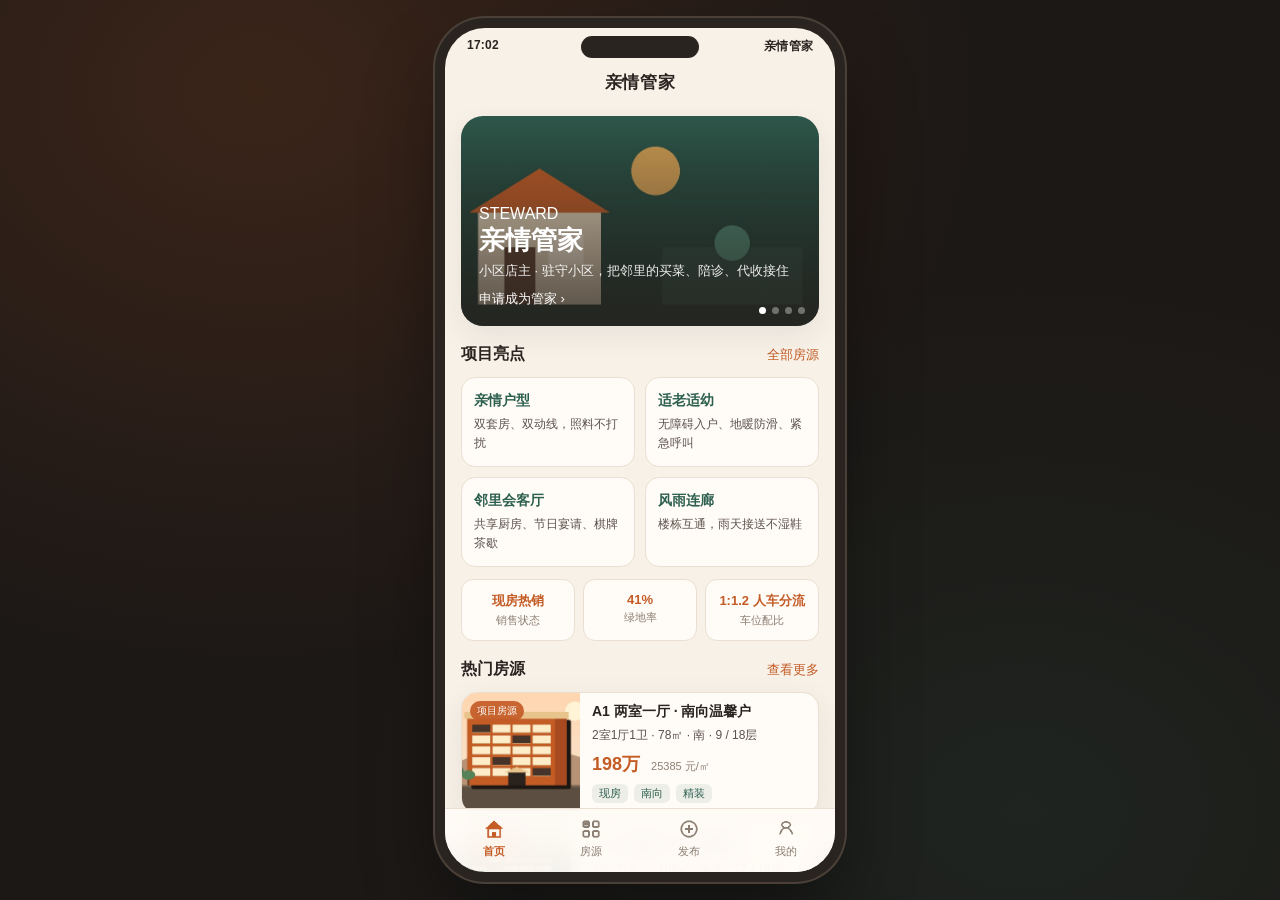
<file: index.html>
<!DOCTYPE html>
<html lang="zh-CN">
<head>
  <meta charset="utf-8">
  <meta name="viewport" content="width=device-width, initial-scale=1, viewport-fit=cover">
  <meta name="theme-color" content="#F7F1E8">
  <title>亲情管家</title>
  <link rel="stylesheet" href="assets/css/app.css">
</head>
<body>
  <div class="stage">
    <div class="device">
      <div class="notch"></div>
      <div class="status-bar"><span id="clock">09:41</span><span>亲情管家</span></div>
      <header class="nav-bar">
        <button class="nav-back" id="nav-back" aria-label="返回">‹</button>
        <h1 id="nav-title">亲情管家</h1>
      </header>
      <main class="app-scroll" id="app"></main>
      <nav class="tab-bar" id="tabs">
        <button class="tab-item active" data-tab="home">
          <img src="assets/images/tab-home-active.png" alt="">首页
        </button>
        <button class="tab-item" data-tab="listings">
          <img src="assets/images/tab-listings.png" alt="">房源
        </button>
        <button class="tab-item" data-tab="publish">
          <img src="assets/images/tab-publish.png" alt="">发布
        </button>
        <button class="tab-item" data-tab="profile">
          <img src="assets/images/tab-profile.png" alt="">我的
        </button>
      </nav>
      <div class="toast" id="toast"></div>
    </div>
  </div>
  <script src="assets/js/data.js"></script>
  <script src="assets/js/roles.js"></script>
  <script src="assets/js/store.js"></script>
  <script src="assets/js/cms-store.js"></script>
  <script src="assets/js/app.js"></script>
</body>
</html>
</file>
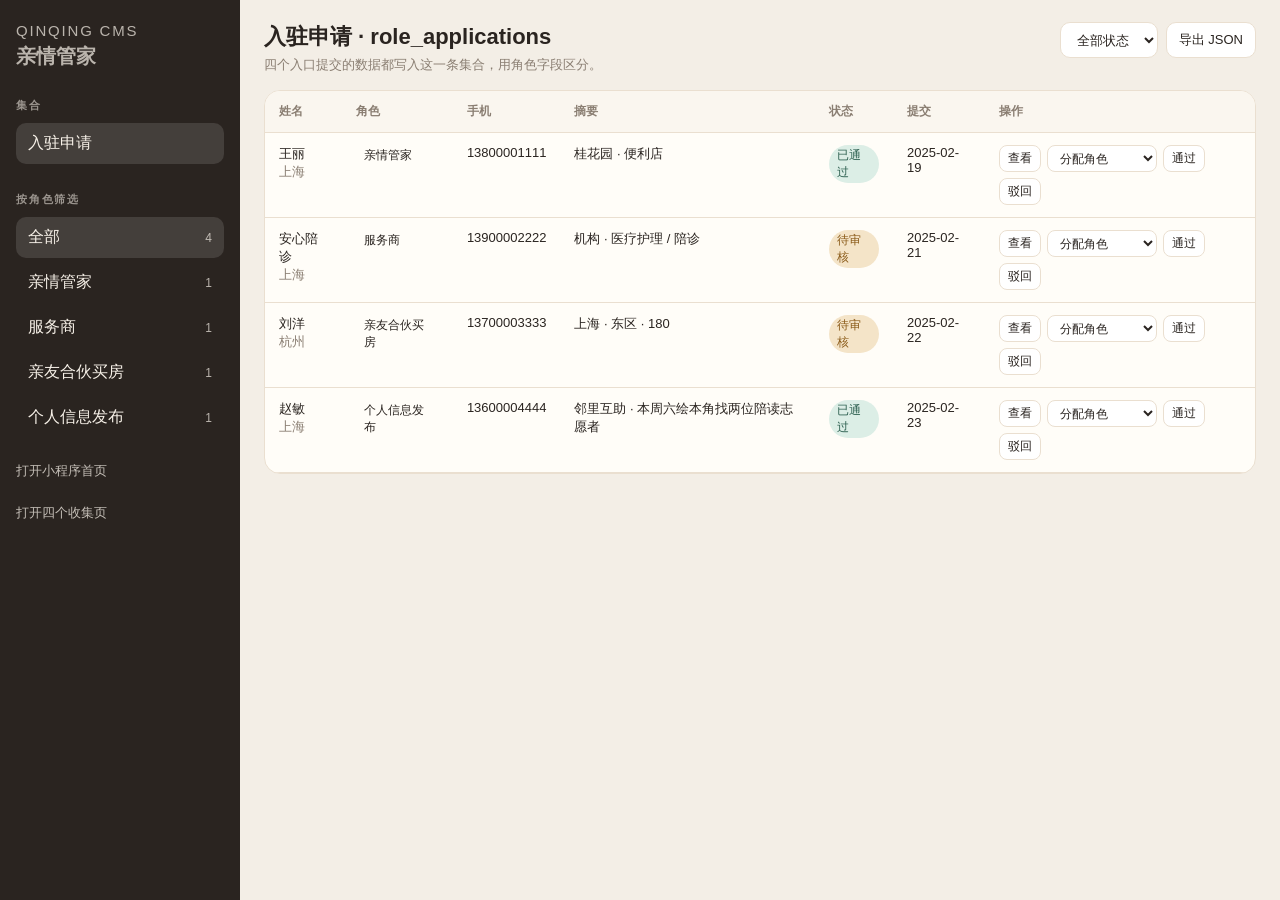
<file: cms/index.html>
<!DOCTYPE html>
<html lang="zh-CN">
<head>
  <meta charset="utf-8">
  <meta name="viewport" content="width=device-width, initial-scale=1">
  <title>CMS · 入驻申请</title>
  <link rel="stylesheet" href="css/cms.css">
</head>
<body>
  <div class="layout">
    <aside class="side">
      <div class="brand">QINQING CMS<b>亲情管家</b></div>
      <h3>集合</h3>
      <div class="nav-item active">入驻申请</div>
      <h3>按角色筛选</h3>
      <div id="filters"></div>
      <a class="ghost" href="../index.html">打开小程序首页</a>
      <a class="ghost" href="../join/index.html">打开四个收集页</a>
    </aside>
    <main class="main">
      <div class="head">
        <div>
          <h1 id="collection">入驻申请</h1>
          <p id="meta"></p>
        </div>
        <div class="toolbar">
          <select class="btn" id="status-filter"></select>
          <button class="btn" id="export-btn">导出 JSON</button>
        </div>
      </div>
      <div class="table-wrap" id="table-wrap"></div>
    </main>
  </div>
  <aside class="drawer" id="drawer" hidden></aside>
  <script src="../assets/js/roles.js"></script>
  <script src="../assets/js/cms-store.js"></script>
  <script src="js/cms.js"></script>
</body>
</html>
</file>
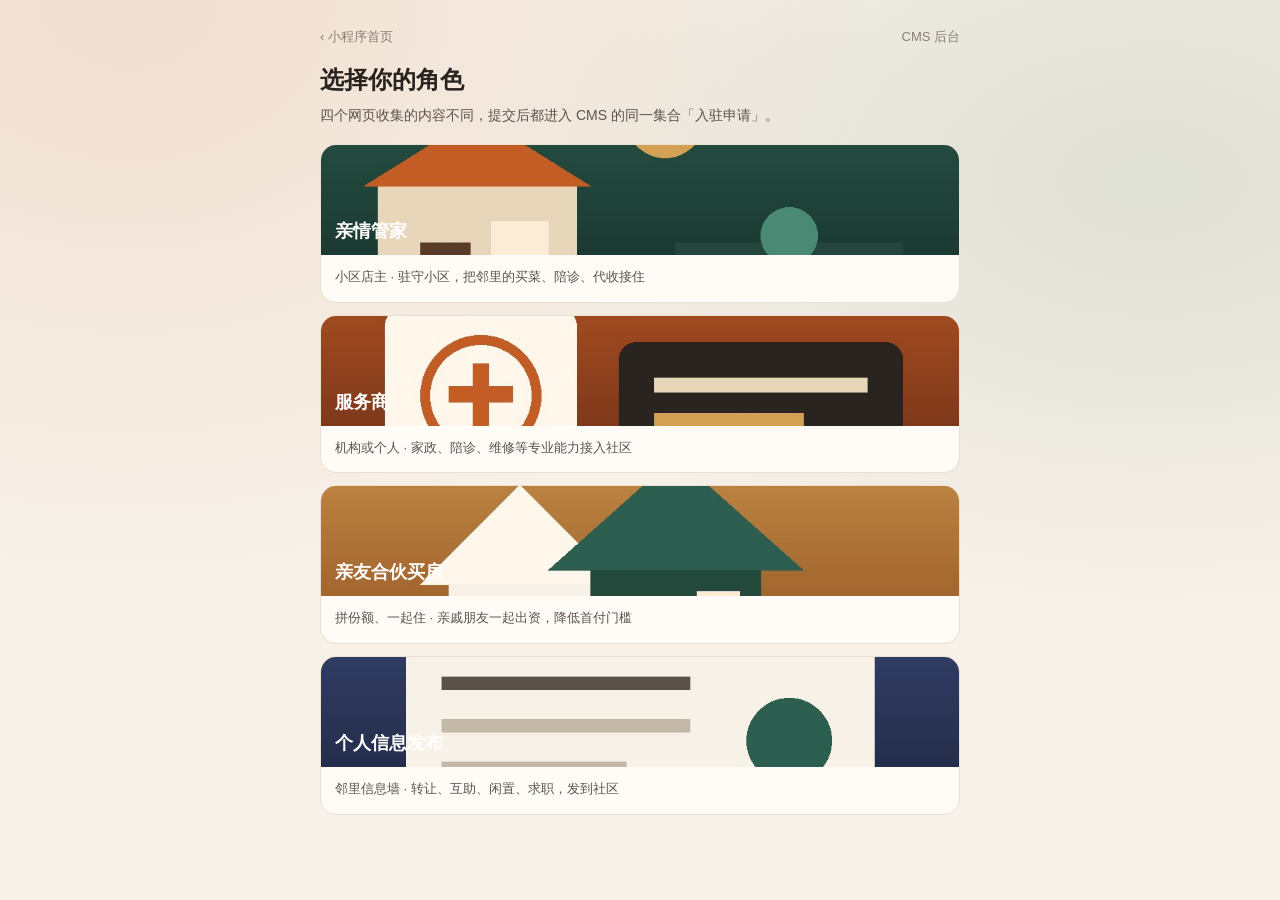
<file: join/index.html>
<!DOCTYPE html>
<html lang="zh-CN">
<head>
  <meta charset="utf-8">
  <meta name="viewport" content="width=device-width, initial-scale=1">
  <title>四个入驻入口 · 亲情管家</title>
  <link rel="stylesheet" href="css/form.css">
  <style>
    .grid { display: grid; gap: 12px; }
    .role-link {
      display: block;
      background: var(--card);
      border: 1px solid var(--line);
      border-radius: 16px;
      overflow: hidden;
    }
    .role-link .cover { height: 110px; position: relative; }
    .role-link img { width: 100%; height: 110px; object-fit: cover; }
    .role-link .cover span {
      position: absolute; left: 14px; bottom: 12px; color: #fff; font-weight: 700; font-size: 18px;
    }
    .role-link .body { padding: 12px 14px 14px; color: var(--ink-soft); font-size: 13px; line-height: 1.6; }
  </style>
</head>
<body>
  <div class="wrap">
    <div class="topnav"><a href="../index.html">‹ 小程序首页</a><a href="../cms/index.html">CMS 后台</a></div>
    <h1 style="font-size:24px;margin-bottom:8px;">选择你的角色</h1>
    <p class="intro" style="margin-bottom:16px;">四个网页收集的内容不同，提交后都进入 CMS 的同一集合「入驻申请」。</p>
    <div class="grid" id="grid"></div>
  </div>
  <script src="../assets/js/roles.js"></script>
  <script>
    document.getElementById("grid").innerHTML = QINQING_ROLES.map(function (role) {
      return '<a class="role-link" href="' + role.id + '.html">' +
        '<div class="cover"><img src="../assets/images/' + role.banner + '" alt=""><span>' + role.title + "</span></div>" +
        '<div class="body">' + role.subtitle + " · " + role.desc + "</div></a>";
    }).join("");
  </script>
</body>
</html>
</file>
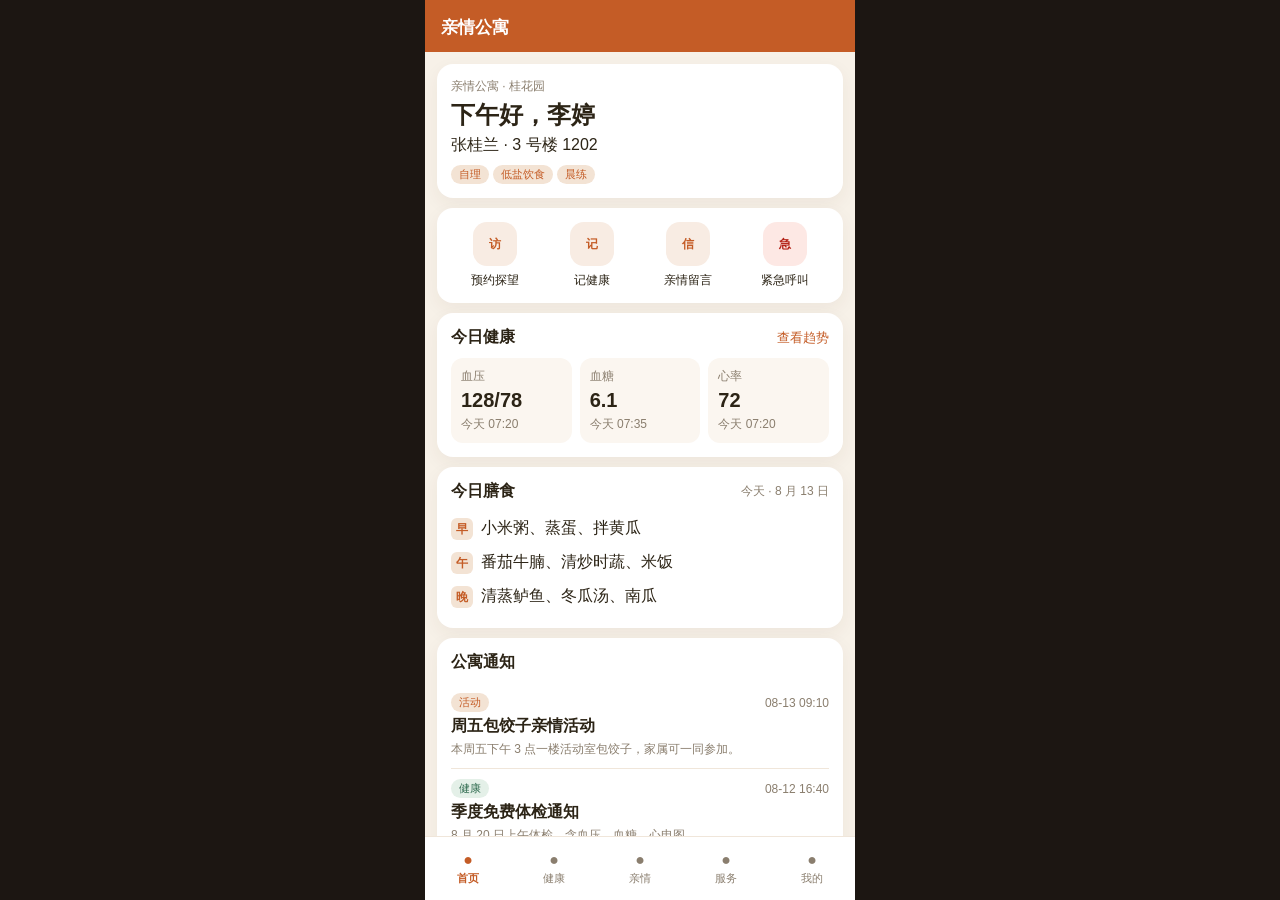
<file: preview/index.html>
<!DOCTYPE html>
<html lang="zh-CN">
<head>
  <meta charset="utf-8">
  <meta name="viewport" content="width=device-width, initial-scale=1, viewport-fit=cover">
  <title>亲情公寓</title>
  <link rel="stylesheet" href="css/app.css">
</head>
<body>
  <div id="app"></div>
  <script src="js/data.js"></script>
  <script src="js/store.js"></script>
  <script src="js/app.js"></script>
</body>
</html>
</file>
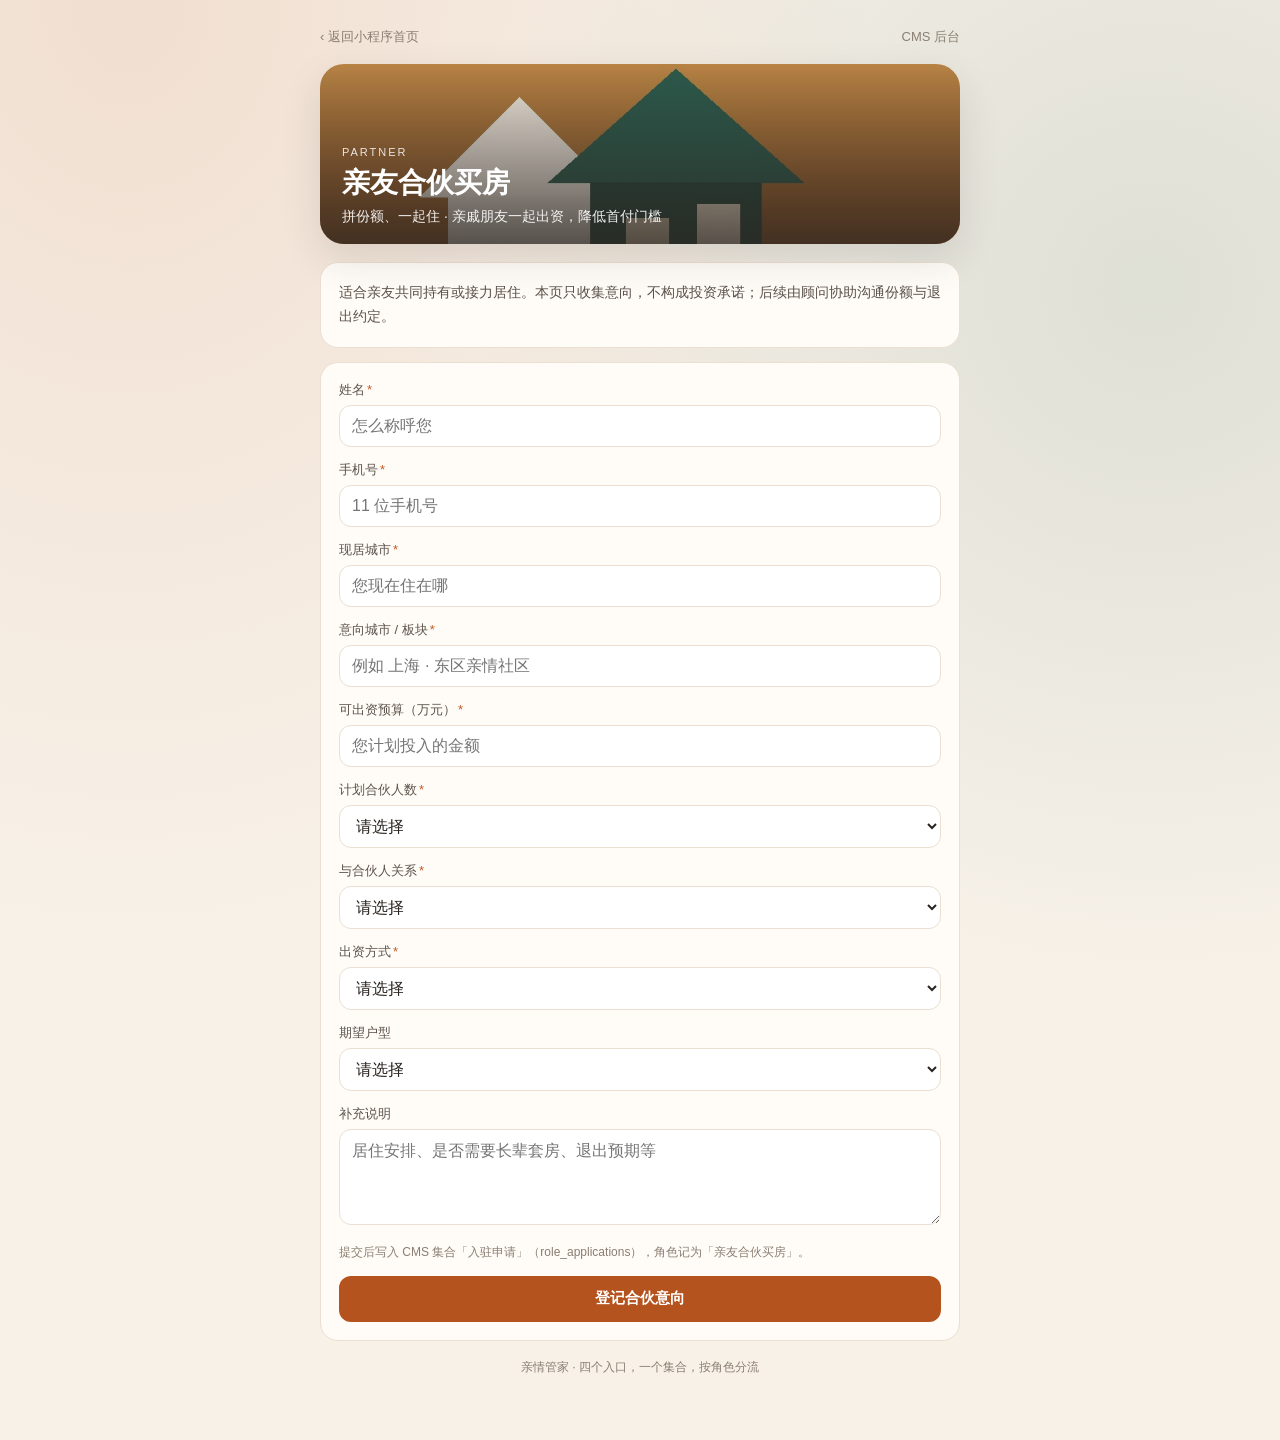
<file: join/partner.html>
<!DOCTYPE html>
<html lang="zh-CN">
<head>
  <meta charset="utf-8">
  <meta name="viewport" content="width=device-width, initial-scale=1, viewport-fit=cover">
  <title>亲友合伙买房意向</title>
  <link rel="stylesheet" href="css/form.css">
</head>
<body data-role="partner">
  <div id="app"></div>
  <script src="../assets/js/roles.js"></script>
  <script src="../assets/js/cms-store.js"></script>
  <script src="js/form.js"></script>
</body>
</html>
</file>
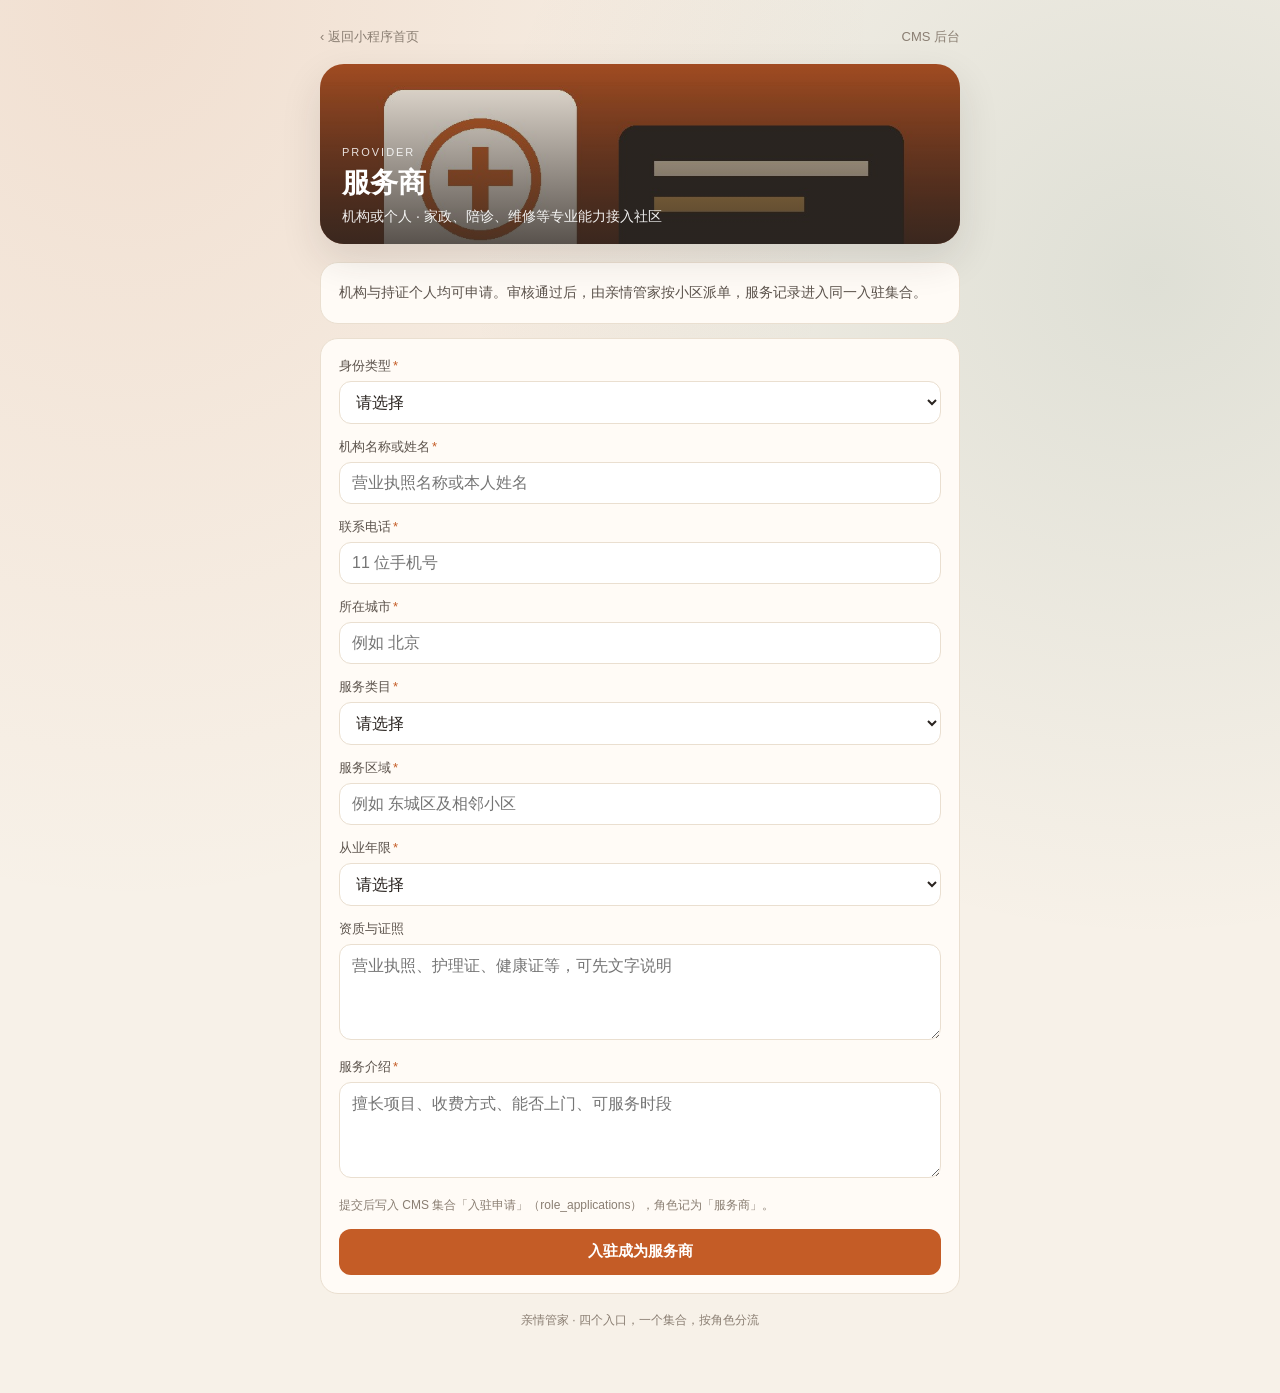
<file: join/provider.html>
<!DOCTYPE html>
<html lang="zh-CN">
<head>
  <meta charset="utf-8">
  <meta name="viewport" content="width=device-width, initial-scale=1, viewport-fit=cover">
  <title>服务商入驻</title>
  <link rel="stylesheet" href="css/form.css">
</head>
<body data-role="provider">
  <div id="app"></div>
  <script src="../assets/js/roles.js"></script>
  <script src="../assets/js/cms-store.js"></script>
  <script src="js/form.js"></script>
</body>
</html>
</file>
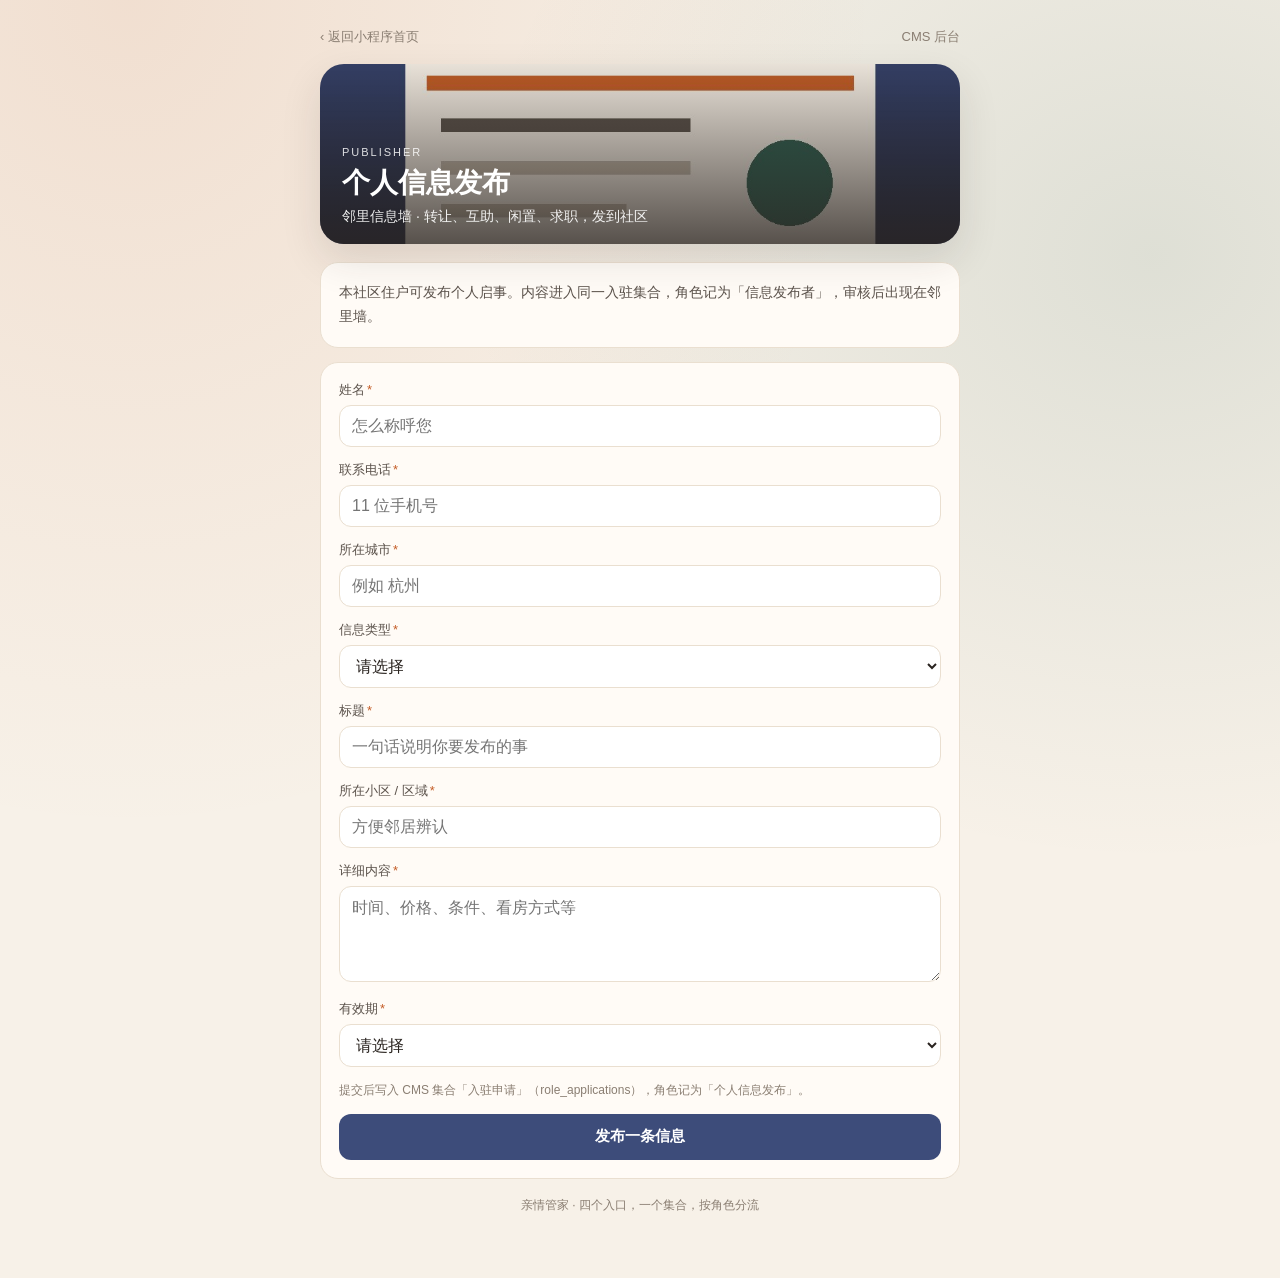
<file: join/publisher.html>
<!DOCTYPE html>
<html lang="zh-CN">
<head>
  <meta charset="utf-8">
  <meta name="viewport" content="width=device-width, initial-scale=1, viewport-fit=cover">
  <title>发布个人信息</title>
  <link rel="stylesheet" href="css/form.css">
</head>
<body data-role="publisher">
  <div id="app"></div>
  <script src="../assets/js/roles.js"></script>
  <script src="../assets/js/cms-store.js"></script>
  <script src="js/form.js"></script>
</body>
</html>
</file>
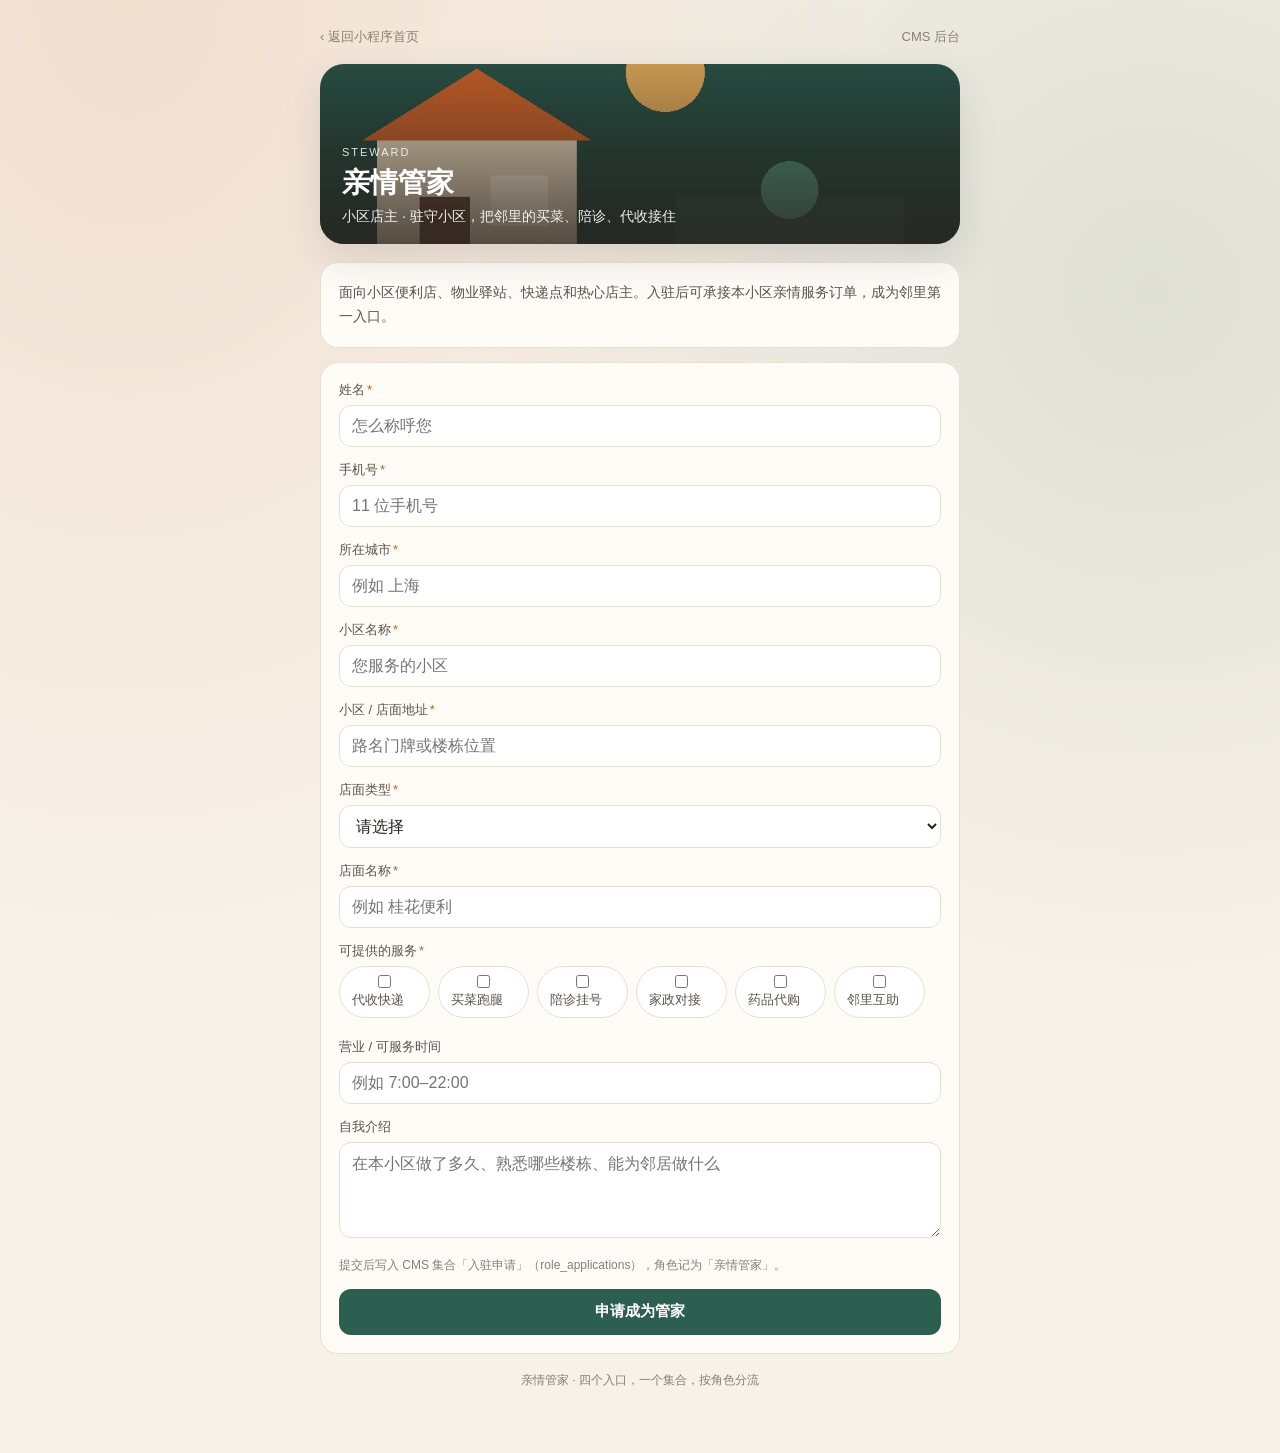
<file: join/steward.html>
<!DOCTYPE html>
<html lang="zh-CN">
<head>
  <meta charset="utf-8">
  <meta name="viewport" content="width=device-width, initial-scale=1, viewport-fit=cover">
  <title>申请成为亲情管家</title>
  <link rel="stylesheet" href="css/form.css">
</head>
<body data-role="steward">
  <div id="app"></div>
  <script src="../assets/js/roles.js"></script>
  <script src="../assets/js/cms-store.js"></script>
  <script src="js/form.js"></script>
</body>
</html>
</file>
<file: assets/css/app.css>
/* 和悦亲情公寓 · 小程序风格 H5 */
:root {
  --terracotta: #c45c26;
  --terracotta-dark: #a44a1c;
  --sage: #2c5f4f;
  --sage-soft: #4a8a74;
  --gold: #d4a054;
  --ink: #2a2420;
  --ink-soft: #5c534c;
  --muted: #8a7e72;
  --line: #eadfd0;
  --paper: #f7f1e8;
  --card: #fffbf6;
  --white: #ffffff;
  --danger: #b5452a;
  --ok: #2c5f4f;
  --shadow: 0 10px 30px rgba(42, 36, 32, 0.08);
  --radius: 16px;
  --tab-h: 64px;
  --nav-h: 52px;
  --status-h: 28px;
}

* { box-sizing: border-box; margin: 0; padding: 0; }
html, body { height: 100%; }
img { max-width: 100%; display: block; }
button, input, textarea, select { font: inherit; color: inherit; }
a { color: inherit; text-decoration: none; }
button { background: none; border: 0; cursor: pointer; }

body {
  font-family: "PingFang SC", "Hiragino Sans GB", "Noto Sans SC", "Microsoft YaHei", sans-serif;
  color: var(--ink);
  background: #1c1816;
  -webkit-font-smoothing: antialiased;
}

.stage {
  min-height: 100%;
  display: flex;
  align-items: center;
  justify-content: center;
  padding: 24px 16px;
  background:
    radial-gradient(ellipse at 20% 10%, rgba(196, 92, 38, 0.18), transparent 50%),
    radial-gradient(ellipse at 80% 90%, rgba(44, 95, 79, 0.16), transparent 46%),
    #1c1816;
}

.device {
  width: 390px;
  height: min(844px, calc(100vh - 48px));
  background: var(--paper);
  border-radius: 40px;
  overflow: hidden;
  position: relative;
  box-shadow:
    0 0 0 10px #2a2420,
    0 0 0 12px #4a4038,
    0 40px 80px rgba(0, 0, 0, 0.45);
  display: flex;
  flex-direction: column;
}

.notch {
  position: absolute;
  top: 8px;
  left: 50%;
  transform: translateX(-50%);
  width: 118px;
  height: 22px;
  background: #2a2420;
  border-radius: 14px;
  z-index: 20;
}

.status-bar {
  height: var(--status-h);
  padding: 10px 22px 0;
  display: flex;
  justify-content: space-between;
  font-size: 12px;
  color: var(--ink);
  flex-shrink: 0;
}
.status-bar span { font-weight: 600; letter-spacing: 0.02em; }

.nav-bar {
  height: var(--nav-h);
  display: flex;
  align-items: center;
  justify-content: center;
  position: relative;
  padding: 0 16px;
  flex-shrink: 0;
}
.nav-bar h1 {
  font-size: 17px;
  font-weight: 650;
  letter-spacing: 0.04em;
}
.nav-back {
  position: absolute;
  left: 12px;
  top: 50%;
  transform: translateY(-50%);
  width: 36px;
  height: 36px;
  border-radius: 50%;
  color: var(--ink);
  font-size: 20px;
  display: none;
  align-items: center;
  justify-content: center;
}
.nav-back.show { display: flex; }

.app-scroll {
  flex: 1;
  overflow: auto;
  padding-bottom: calc(var(--tab-h) + 12px);
  -webkit-overflow-scrolling: touch;
}

.tab-bar {
  position: absolute;
  left: 0;
  right: 0;
  bottom: 0;
  height: var(--tab-h);
  background: rgba(255, 251, 246, 0.94);
  backdrop-filter: blur(12px);
  border-top: 1px solid var(--line);
  display: grid;
  grid-template-columns: repeat(4, 1fr);
  padding-bottom: 6px;
  z-index: 15;
}
.tab-item {
  display: flex;
  flex-direction: column;
  align-items: center;
  justify-content: center;
  gap: 2px;
  color: var(--muted);
  font-size: 11px;
}
.tab-item img { width: 26px; height: 26px; }
.tab-item.active { color: var(--terracotta); font-weight: 600; }

.hero {
  margin: 8px 16px 0;
  border-radius: 22px;
  overflow: hidden;
  position: relative;
  height: 210px;
  box-shadow: var(--shadow);
}
.hero img { width: 100%; height: 100%; object-fit: cover; }
.hero-mask {
  position: absolute;
  inset: 0;
  background: linear-gradient(180deg, rgba(42, 36, 32, 0.05) 20%, rgba(42, 36, 32, 0.72) 100%);
  padding: 20px 18px 16px;
  display: flex;
  flex-direction: column;
  justify-content: flex-end;
  color: #fff;
}
.hero-mask .eyebrow {
  font-size: 11px;
  letter-spacing: 0.18em;
  opacity: 0.85;
  margin-bottom: 6px;
}
.hero-mask h2 {
  font-size: 26px;
  font-weight: 680;
  letter-spacing: 0.08em;
  font-family: "Songti SC", "Noto Serif SC", "STSong", serif;
}
.hero-mask p { margin-top: 6px; font-size: 13px; opacity: 0.92; }

.role-swiper {
  margin: 8px 16px 0;
  border-radius: 22px;
  overflow: hidden;
  height: 210px;
  position: relative;
  box-shadow: var(--shadow);
}
.role-track {
  display: flex;
  height: 100%;
  transition: transform 0.45s ease;
}
.role-slide {
  min-width: 100%;
  height: 100%;
  position: relative;
  color: #fff;
}
.role-slide img { width: 100%; height: 100%; object-fit: cover; }
.role-slide .role-mask {
  position: absolute;
  inset: 0;
  padding: 18px;
  display: flex;
  flex-direction: column;
  justify-content: flex-end;
  background: linear-gradient(180deg, rgba(42,36,32,0.08), rgba(42,36,32,0.78));
}
.role-slide h2 {
  font-size: 26px;
  font-family: "Songti SC", "Noto Serif SC", "STSong", serif;
}
.role-slide p { font-size: 13px; margin-top: 4px; opacity: 0.92; }
.role-slide .cta-text { margin-top: 10px; font-size: 13px; }
.role-dots {
  position: absolute;
  right: 14px;
  bottom: 12px;
  display: flex;
  gap: 6px;
  z-index: 2;
}
.role-dots span {
  width: 7px;
  height: 7px;
  border-radius: 50%;
  background: rgba(255,255,255,0.35);
}
.role-dots span.on { background: #fff; }

.section { padding: 18px 16px 0; }
.section-head {
  display: flex;
  align-items: baseline;
  justify-content: space-between;
  margin-bottom: 12px;
}
.section-head h3 { font-size: 16px; font-weight: 650; }
.section-head a, .link {
  color: var(--terracotta);
  font-size: 13px;
}

.highlights {
  display: grid;
  grid-template-columns: 1fr 1fr;
  gap: 10px;
}
.hl-card {
  background: var(--card);
  border-radius: 14px;
  padding: 14px 12px;
  border: 1px solid var(--line);
}
.hl-card strong { display: block; font-size: 14px; margin-bottom: 4px; color: var(--sage); }
.hl-card span { font-size: 12px; color: var(--ink-soft); line-height: 1.5; }

.stats {
  display: grid;
  grid-template-columns: repeat(3, 1fr);
  gap: 8px;
  margin-top: 12px;
}
.stat {
  background: var(--card);
  border-radius: 12px;
  padding: 12px 8px;
  text-align: center;
  border: 1px solid var(--line);
}
.stat b { display: block; font-size: 13px; color: var(--terracotta); }
.stat small { color: var(--muted); font-size: 11px; }

.card-list { display: flex; flex-direction: column; gap: 12px; }
.house-card {
  display: grid;
  grid-template-columns: 118px 1fr;
  gap: 12px;
  background: var(--card);
  border-radius: var(--radius);
  overflow: hidden;
  border: 1px solid var(--line);
  box-shadow: var(--shadow);
}
.house-card .cover {
  height: 118px;
  position: relative;
}
.house-card .cover img { width: 100%; height: 100%; object-fit: cover; }
.badge {
  position: absolute;
  top: 8px;
  left: 8px;
  background: rgba(196, 92, 38, 0.92);
  color: #fff;
  font-size: 10px;
  padding: 3px 7px;
  border-radius: 999px;
}
.badge.owner { background: rgba(44, 95, 79, 0.92); }
.house-body { padding: 10px 12px 10px 0; min-width: 0; }
.house-body h4 {
  font-size: 14px;
  font-weight: 650;
  white-space: nowrap;
  overflow: hidden;
  text-overflow: ellipsis;
}
.meta {
  margin-top: 6px;
  font-size: 12px;
  color: var(--ink-soft);
}
.price {
  margin-top: 8px;
  color: var(--terracotta);
  font-weight: 700;
  font-size: 18px;
}
.price small { font-size: 11px; font-weight: 500; color: var(--muted); margin-left: 6px; }
.tags { display: flex; flex-wrap: wrap; gap: 6px; margin-top: 8px; }
.tag {
  font-size: 11px;
  color: var(--sage);
  background: rgba(44, 95, 79, 0.08);
  padding: 2px 7px;
  border-radius: 6px;
}

.search-row {
  display: flex;
  gap: 8px;
  padding: 4px 16px 0;
}
.search-row input {
  flex: 1;
  height: 40px;
  border: 1px solid var(--line);
  background: var(--card);
  border-radius: 12px;
  padding: 0 12px;
  outline: none;
}
.search-row input:focus { border-color: var(--terracotta); }

.filters {
  display: flex;
  gap: 8px;
  overflow-x: auto;
  padding: 12px 16px 4px;
  scrollbar-width: none;
}
.filters::-webkit-scrollbar { display: none; }
.chip {
  flex-shrink: 0;
  height: 32px;
  padding: 0 12px;
  border-radius: 999px;
  border: 1px solid var(--line);
  background: var(--card);
  color: var(--ink-soft);
  font-size: 13px;
}
.chip.active {
  background: var(--terracotta);
  border-color: var(--terracotta);
  color: #fff;
}

.detail-cover {
  margin: 0 16px;
  height: 220px;
  border-radius: 20px;
  overflow: hidden;
  position: relative;
}
.detail-cover img { width: 100%; height: 100%; object-fit: cover; }
.detail-panel {
  margin: 14px 16px 0;
  background: var(--card);
  border: 1px solid var(--line);
  border-radius: 18px;
  padding: 16px;
}
.detail-panel .price { font-size: 26px; }
.kv {
  display: grid;
  grid-template-columns: 1fr 1fr;
  gap: 10px 12px;
  margin-top: 14px;
}
.kv div { font-size: 13px; color: var(--ink-soft); }
.kv b { display: block; color: var(--ink); margin-top: 2px; font-weight: 600; }
.prose { font-size: 14px; line-height: 1.75; color: var(--ink-soft); }
.feature-pills { display: flex; flex-wrap: wrap; gap: 8px; margin-top: 10px; }
.feature-pills span {
  background: #fff;
  border: 1px dashed var(--line);
  border-radius: 999px;
  padding: 6px 10px;
  font-size: 12px;
}

.bottom-cta {
  position: sticky;
  bottom: calc(var(--tab-h) + 8px);
  margin: 16px;
  display: grid;
  grid-template-columns: 1fr 1.4fr;
  gap: 8px;
}
.btn {
  height: 44px;
  border-radius: 12px;
  font-weight: 650;
  font-size: 15px;
}
.btn-ghost {
  background: var(--card);
  border: 1px solid var(--line);
  color: var(--ink);
}
.btn-primary {
  background: var(--terracotta);
  color: #fff;
}
.btn-primary:disabled { opacity: 0.55; cursor: not-allowed; }
.btn-sage { background: var(--sage); color: #fff; }
.btn-block { width: 100%; }

.form { padding: 8px 16px 24px; display: flex; flex-direction: column; gap: 12px; }
.field label {
  display: block;
  font-size: 13px;
  color: var(--ink-soft);
  margin-bottom: 6px;
}
.field input, .field textarea, .field select {
  width: 100%;
  border: 1px solid var(--line);
  background: var(--card);
  border-radius: 12px;
  padding: 11px 12px;
  outline: none;
}
.field textarea { min-height: 88px; resize: vertical; }
.field input:focus, .field textarea:focus, .field select:focus { border-color: var(--terracotta); }
.hint { font-size: 12px; color: var(--muted); }
.error { color: var(--danger); font-size: 12px; margin-top: 4px; }

.profile-head {
  margin: 8px 16px 0;
  background: linear-gradient(135deg, #c45c26, #d4a054);
  color: #fff;
  border-radius: 20px;
  padding: 20px 18px;
  display: flex;
  gap: 14px;
  align-items: center;
}
.avatar {
  width: 56px;
  height: 56px;
  border-radius: 50%;
  background: rgba(255,255,255,0.2);
  display: flex;
  align-items: center;
  justify-content: center;
  font-size: 22px;
  font-weight: 700;
}
.menu {
  margin: 14px 16px;
  background: var(--card);
  border: 1px solid var(--line);
  border-radius: 16px;
  overflow: hidden;
}
.menu-item {
  display: flex;
  justify-content: space-between;
  padding: 14px 16px;
  border-bottom: 1px solid var(--line);
  font-size: 14px;
}
.menu-item:last-child { border-bottom: 0; }
.menu-item span { color: var(--muted); }

.empty {
  text-align: center;
  padding: 48px 24px;
  color: var(--muted);
}
.empty strong { display: block; color: var(--ink); margin-bottom: 6px; }

.toast {
  position: absolute;
  left: 50%;
  top: 42%;
  transform: translate(-50%, -50%);
  background: rgba(42, 36, 32, 0.88);
  color: #fff;
  padding: 10px 16px;
  border-radius: 10px;
  font-size: 13px;
  z-index: 30;
  pointer-events: none;
  opacity: 0;
  transition: opacity 0.2s;
}
.toast.show { opacity: 1; }

.check {
  display: flex;
  gap: 8px;
  align-items: flex-start;
  font-size: 12px;
  color: var(--ink-soft);
  line-height: 1.5;
}
.check input { margin-top: 2px; }

.interest-card, .mine-card {
  background: var(--card);
  border: 1px solid var(--line);
  border-radius: 14px;
  padding: 14px;
}
.interest-card h4, .mine-card h4 { font-size: 15px; }
.row-actions { display: flex; gap: 8px; margin-top: 10px; }
.btn-sm { height: 32px; padding: 0 12px; border-radius: 8px; font-size: 13px; }

.project-box {
  background: var(--card);
  border: 1px solid var(--line);
  border-radius: 16px;
  padding: 14px;
  font-size: 13px;
  color: var(--ink-soft);
  line-height: 1.7;
}

@media (max-width: 519px) {
  .stage { padding: 0; background: var(--paper); }
  .device {
    width: 100%;
    height: 100vh;
    height: 100dvh;
    border-radius: 0;
    box-shadow: none;
  }
  .notch { display: none; }
}
</file>
<file: cms/css/cms.css>
:root {
  --bg: #f3eee6;
  --panel: #fffdf8;
  --line: #eadfd0;
  --ink: #2a2420;
  --muted: #8a7e72;
  --terracotta: #c45c26;
  --sage: #2c5f4f;
  --gold: #d4a054;
}
* { box-sizing: border-box; margin: 0; padding: 0; }
body {
  font-family: "PingFang SC", "Hiragino Sans GB", "Noto Sans SC", "Microsoft YaHei", sans-serif;
  background: var(--bg);
  color: var(--ink);
  min-height: 100vh;
}
a { color: inherit; text-decoration: none; }
button, select, input { font: inherit; color: inherit; }
button { background: none; border: 0; cursor: pointer; }

.layout {
  display: grid;
  grid-template-columns: 240px 1fr;
  min-height: 100vh;
}
.side {
  background: #2a2420;
  color: #f7f1e8;
  padding: 22px 16px;
}
.brand { font-size: 15px; letter-spacing: 0.12em; opacity: 0.7; }
.brand b { display: block; font-size: 20px; letter-spacing: 0; margin-top: 4px; opacity: 1; }
.side h3 {
  margin: 28px 0 10px;
  font-size: 11px;
  letter-spacing: 0.16em;
  opacity: 0.55;
}
.nav-item, .filter {
  display: flex;
  justify-content: space-between;
  align-items: center;
  padding: 10px 12px;
  border-radius: 10px;
  width: 100%;
  text-align: left;
  color: inherit;
  margin-bottom: 4px;
}
.nav-item.active, .filter.active { background: rgba(255,255,255,0.12); }
.filter .count {
  font-size: 12px;
  opacity: 0.7;
}
.side a.ghost {
  display: block;
  margin-top: 24px;
  font-size: 13px;
  opacity: 0.75;
}
.main { padding: 22px 24px 40px; }
.head {
  display: flex;
  justify-content: space-between;
  gap: 16px;
  align-items: flex-start;
  margin-bottom: 16px;
}
.head h1 { font-size: 22px; }
.head p { color: var(--muted); font-size: 13px; margin-top: 4px; max-width: 560px; }
.toolbar { display: flex; gap: 8px; flex-wrap: wrap; }
.btn {
  border: 1px solid var(--line);
  background: #fff;
  border-radius: 10px;
  padding: 8px 12px;
  font-size: 13px;
}
.table-wrap {
  background: var(--panel);
  border: 1px solid var(--line);
  border-radius: 16px;
  overflow: auto;
}
table { width: 100%; border-collapse: collapse; font-size: 13px; }
th, td { padding: 12px 14px; text-align: left; border-bottom: 1px solid var(--line); vertical-align: top; }
th { font-size: 12px; color: var(--muted); font-weight: 600; background: #faf6ef; }
.role-tag, .status-tag {
  display: inline-block;
  border-radius: 999px;
  padding: 2px 8px;
  font-size: 12px;
}
.status-pending { background: #f4e4c8; color: #8a5a18; }
.status-approved { background: #dceee6; color: #2c5f4f; }
.status-rejected { background: #f4d7d0; color: #b5452a; }
.muted { color: var(--muted); }
.row-actions { display: flex; gap: 6px; flex-wrap: wrap; }
.row-actions button, .row-actions select {
  border: 1px solid var(--line);
  background: #fff;
  border-radius: 8px;
  padding: 4px 8px;
  font-size: 12px;
}
.drawer {
  position: fixed;
  top: 0; right: 0; bottom: 0;
  width: min(420px, 100%);
  background: #fffdf8;
  border-left: 1px solid var(--line);
  padding: 22px;
  overflow: auto;
  box-shadow: -16px 0 40px rgba(42,36,32,0.08);
}
.drawer h2 { font-size: 18px; margin-bottom: 8px; }
.kv { display: grid; grid-template-columns: 92px 1fr; gap: 8px 10px; font-size: 13px; margin-top: 14px; }
.kv b { color: var(--muted); font-weight: 500; }
.empty { padding: 48px; text-align: center; color: var(--muted); }

@media (max-width: 860px) {
  .layout { grid-template-columns: 1fr; }
  .side { padding-bottom: 8px; }
}
</file>
<file: join/css/form.css>
:root {
  --terracotta: #c45c26;
  --sage: #2c5f4f;
  --gold: #d4a054;
  --ink: #2a2420;
  --ink-soft: #5c534c;
  --muted: #8a7e72;
  --line: #eadfd0;
  --paper: #f7f1e8;
  --card: #fffbf6;
  --danger: #b5452a;
}

* { box-sizing: border-box; margin: 0; padding: 0; }
html, body { min-height: 100%; }
body {
  font-family: "PingFang SC", "Hiragino Sans GB", "Noto Sans SC", "Microsoft YaHei", sans-serif;
  background:
    radial-gradient(ellipse at 10% 0%, rgba(196, 92, 38, 0.12), transparent 46%),
    radial-gradient(ellipse at 90% 20%, rgba(44, 95, 79, 0.12), transparent 42%),
    var(--paper);
  color: var(--ink);
  -webkit-font-smoothing: antialiased;
}
a { color: inherit; text-align: inherit; text-decoration: none; }
button, input, textarea, select { font: inherit; color: inherit; }
button { background: none; border: 0; cursor: pointer; }
img { max-width: 100%; display: block; }

.wrap {
  width: min(640px, calc(100% - 32px));
  margin: 0 auto;
  padding: 28px 0 64px;
}
.topnav {
  display: flex;
  justify-content: space-between;
  align-items: center;
  margin-bottom: 18px;
  font-size: 13px;
  color: var(--muted);
}
.topnav a:hover { color: var(--terracotta); }

.hero {
  border-radius: 24px;
  overflow: hidden;
  min-height: 180px;
  position: relative;
  box-shadow: 0 16px 40px rgba(42, 36, 32, 0.12);
  margin-bottom: 18px;
}
.hero img { width: 100%; height: 180px; object-fit: cover; }
.hero-mask {
  position: absolute;
  inset: 0;
  padding: 22px 22px 18px;
  display: flex;
  flex-direction: column;
  justify-content: flex-end;
  color: #fff;
  background: linear-gradient(180deg, rgba(42,36,32,0.08), rgba(42,36,32,0.78));
}
.eyebrow { font-size: 11px; letter-spacing: 0.18em; opacity: 0.85; }
.hero-mask h1 {
  font-size: 28px;
  margin-top: 6px;
  font-family: "Songti SC", "Noto Serif SC", "STSong", serif;
}
.hero-mask p { margin-top: 6px; font-size: 14px; opacity: 0.92; }

.card {
  background: var(--card);
  border: 1px solid var(--line);
  border-radius: 18px;
  padding: 18px;
  margin-bottom: 14px;
}
.intro { font-size: 14px; color: var(--ink-soft); line-height: 1.7; }
.form { display: flex; flex-direction: column; gap: 14px; }
.field label {
  display: block;
  font-size: 13px;
  color: var(--ink-soft);
  margin-bottom: 6px;
}
.req { color: var(--terracotta); margin-left: 2px; }
.field input, .field textarea, .field select {
  width: 100%;
  border: 1px solid var(--line);
  background: #fff;
  border-radius: 12px;
  padding: 11px 12px;
  outline: none;
}
.field textarea { min-height: 96px; resize: vertical; }
.field input:focus, .field textarea:focus, .field select:focus { border-color: var(--terracotta); }
.checks { display: flex; flex-wrap: wrap; gap: 8px; }
.check {
  display: flex;
  align-items: center;
  gap: 6px;
  border: 1px solid var(--line);
  background: #fff;
  border-radius: 999px;
  padding: 8px 12px;
  font-size: 13px;
}
.check input { accent-color: var(--terracotta); }
.hint { font-size: 12px; color: var(--muted); line-height: 1.6; }
.error { color: var(--danger); font-size: 13px; }
.btn {
  height: 46px;
  border-radius: 12px;
  font-weight: 650;
  font-size: 15px;
  width: 100%;
  color: #fff;
}
.success {
  text-align: center;
  padding: 28px 8px 12px;
}
.success h2 { font-size: 22px; margin-bottom: 8px; }
.success p { color: var(--ink-soft); line-height: 1.7; margin-bottom: 18px; }
.actions { display: grid; grid-template-columns: 1fr 1fr; gap: 8px; }
.btn-ghost {
  height: 44px;
  border-radius: 12px;
  border: 1px solid var(--line);
  background: #fff;
  color: var(--ink);
  font-weight: 650;
}
.footer {
  margin-top: 18px;
  text-align: center;
  font-size: 12px;
  color: var(--muted);
}
</file>
<file: preview/css/app.css>
:root {
  --bg: #f7f1e8;
  --card: #ffffff;
  --text: #2c2416;
  --muted: #8a7e6e;
  --brand: #c45c26;
  --green: #2f6b4f;
  --warn: #b42318;
  --line: #f0e6da;
  --soft: #fbf6f0;
}

* { box-sizing: border-box; }
html, body { margin: 0; height: 100%; }
body {
  font-family: "PingFang SC", "Noto Sans SC", "Hiragino Sans GB", sans-serif;
  background: #1c1612;
  color: var(--text);
}

#app {
  width: 100%;
  max-width: 430px;
  height: 100%;
  margin: 0 auto;
  background: var(--bg);
  display: flex;
  flex-direction: column;
  position: relative;
}

.nav {
  background: var(--brand);
  color: #fff;
  padding: 14px 16px 12px;
  display: flex;
  align-items: center;
  gap: 10px;
  min-height: 52px;
}

.nav .back {
  width: 28px;
  height: 28px;
  border: 0;
  background: transparent;
  color: #fff;
  font-size: 20px;
  cursor: pointer;
}

.nav h1 {
  font-size: 17px;
  margin: 0;
  font-weight: 650;
}

.main {
  flex: 1;
  overflow: auto;
  padding: 12px 12px 88px;
}

.main.large { font-size: 17px; }

.card {
  background: var(--card);
  border-radius: 16px;
  padding: 14px;
  margin-bottom: 10px;
  box-shadow: 0 6px 18px rgba(92, 58, 28, 0.06);
}

.hello { font-size: 24px; font-weight: 750; margin: 4px 0; }
.muted { color: var(--muted); font-size: 12px; }
.t { font-weight: 700; }
.row { display: flex; justify-content: space-between; align-items: center; gap: 8px; }
.section { display: flex; justify-content: space-between; align-items: center; margin-bottom: 10px; }

.tag {
  display: inline-block;
  padding: 2px 8px;
  border-radius: 999px;
  background: #f3e3d4;
  color: var(--brand);
  font-size: 11px;
  margin-right: 4px;
}
.tag.green { background: #e4f0e8; color: var(--green); }
.tag.warn { background: #fde8e4; color: var(--warn); }

.grid4, .grid3, .grid2 {
  display: grid;
  gap: 8px;
}
.grid4 { grid-template-columns: repeat(4, 1fr); }
.grid3 { grid-template-columns: repeat(3, 1fr); }
.grid2 { grid-template-columns: repeat(2, 1fr); }

.quick, .metric { text-align: center; }
.quick .ico, .avatar {
  width: 44px;
  height: 44px;
  margin: 0 auto 6px;
  border-radius: 14px;
  background: #f8ece3;
  display: flex;
  align-items: center;
  justify-content: center;
  font-weight: 700;
  color: var(--brand);
}
.quick .ico.sos { background: #fde8e4; color: var(--warn); }
.quick { cursor: pointer; font-size: 12px; }

.metric {
  background: var(--soft);
  border-radius: 12px;
  padding: 10px;
  text-align: left;
  cursor: pointer;
}
.num { font-size: 20px; font-weight: 750; margin: 4px 0; }

.meal { padding: 6px 0; }
.meal b {
  display: inline-block;
  width: 22px;
  height: 22px;
  line-height: 22px;
  text-align: center;
  border-radius: 6px;
  background: #f3e3d4;
  color: var(--brand);
  margin-right: 8px;
  font-size: 12px;
}

.list { padding: 10px 0; border-bottom: 1px solid var(--line); cursor: pointer; }
.list:last-child { border-bottom: 0; padding-bottom: 0; }
.list .title { font-weight: 700; margin: 4px 0; }

.btn {
  display: block;
  width: 100%;
  border: 0;
  background: var(--brand);
  color: #fff;
  height: 44px;
  border-radius: 12px;
  font-size: 15px;
  font-weight: 700;
  cursor: pointer;
}
.btn.mini { width: auto; height: 32px; padding: 0 12px; font-size: 12px; }
.btn.ghost { background: #fff; color: var(--brand); border: 1px solid #e7c8b4; }
.link { color: var(--brand); cursor: pointer; font-size: 13px; }
.steward { display: flex; justify-content: space-between; align-items: center; }
.call {
  background: var(--brand);
  color: #fff;
  border-radius: 999px;
  padding: 6px 14px;
  font-size: 13px;
}

.tabbar {
  position: absolute;
  left: 0; right: 0; bottom: 0;
  height: 64px;
  background: #fff;
  display: grid;
  grid-template-columns: repeat(5, 1fr);
  border-top: 1px solid var(--line);
}
.tabbar a {
  text-decoration: none;
  color: var(--muted);
  display: flex;
  flex-direction: column;
  align-items: center;
  justify-content: center;
  font-size: 11px;
  gap: 2px;
}
.tabbar a.active { color: var(--brand); font-weight: 700; }
.tabbar .ico { font-size: 16px; }

.profile { display: flex; align-items: center; gap: 12px; }
.avatar.big {
  width: 52px; height: 52px; margin: 0;
  background: var(--brand); color: #fff;
}

label { display: block; font-weight: 700; margin: 10px 0 6px; }
input, select, textarea {
  width: 100%;
  border: 0;
  background: var(--bg);
  border-radius: 10px;
  padding: 10px 12px;
  font: inherit;
}
textarea { min-height: 80px; }

.toast {
  position: absolute;
  left: 50%;
  bottom: 90px;
  transform: translateX(-50%);
  background: rgba(44, 36, 22, 0.92);
  color: #fff;
  padding: 8px 14px;
  border-radius: 999px;
  font-size: 13px;
  display: none;
}

.msg .body { margin-top: 6px; font-size: 15px; }
.composer { display: flex; gap: 8px; }
.composer input { flex: 1; }
.composer .btn { width: 72px; }

.price { color: var(--brand); font-weight: 700; white-space: nowrap; }
.name { font-weight: 700; }
.item { display: flex; justify-content: space-between; align-items: center; gap: 10px; cursor: pointer; }
.center { text-align: center; padding: 8px; }
.tip { padding: 4px 4px 16px; }
body.standalone #app { max-width: none; }
</file>
